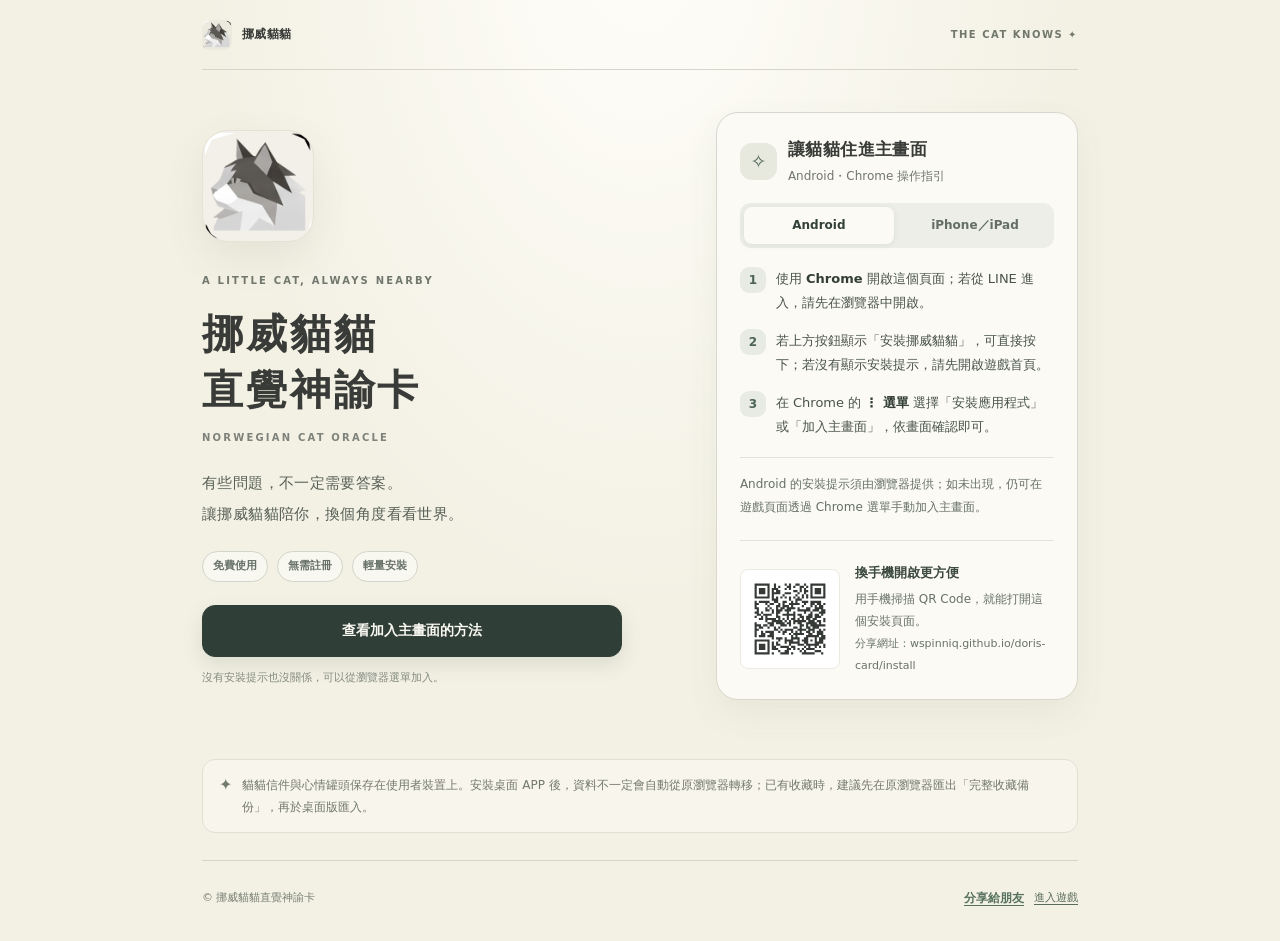
<file: install.html>
<!doctype html>
<html lang="zh-Hant">
<head>
<meta charset="utf-8">
<meta name="viewport" content="width=device-width, initial-scale=1, viewport-fit=cover">
<meta name="theme-color" content="#F3F1E4">
<meta name="description" content="把挪威貓貓放進手機主畫面。免費、不需註冊，一個輕量的陪伴入口。">
<meta property="og:type" content="website">
<meta property="og:locale" content="zh_TW">
<meta property="og:title" content="挪威貓貓直覺神諭卡｜把貓貓帶回桌面">
<meta property="og:description" content="有些問題，不一定需要答案。讓挪威貓貓陪你換個角度看看世界。開啟就能體驗，也能加入手機主畫面。">
<meta property="og:url" content="https://wspinniq.github.io/doris-card/install">
<meta property="og:image" content="https://wspinniq.github.io/doris-card/assets/icons/icon-512.png">
<meta property="og:image:width" content="512">
<meta property="og:image:height" content="512">
<meta name="apple-mobile-web-app-capable" content="yes">
<meta name="apple-mobile-web-app-status-bar-style" content="default">
<meta name="apple-mobile-web-app-title" content="挪威貓貓">
<link rel="manifest" href="./manifest.webmanifest">
<link rel="icon" type="image/png" sizes="192x192" href="./assets/icons/icon-192.png">
<link rel="apple-touch-icon" sizes="180x180" href="./assets/icons/apple-touch-icon.png">
<title>挪威貓貓直覺神諭卡｜安裝到手機主畫面</title>
<script>
  // Capture installability early. Never show a browser prompt without a deliberate tap.
  window.__catInstallPrompt = null;
  window.addEventListener('beforeinstallprompt', event => {
    event.preventDefault();
    window.__catInstallPrompt = event;
    window.dispatchEvent(new Event('cat-install-ready'));
  });
</script>
<style>
:root {color-scheme:light;--ink:#383b37;--paper:#f3f1e4;--white:#fbfaf4;--muted:#71776d;--border:#d7d5c8;--ash:#e8e7de;--accent:#303e38;--link:#53695c}
*{box-sizing:border-box}
html{min-height:100%;-webkit-text-size-adjust:100%;scroll-behavior:smooth}
body{min-height:100dvh;margin:0;color:var(--ink);font-family:system-ui,-apple-system,"Noto Sans TC","PingFang TC","Microsoft JhengHei",sans-serif;background:radial-gradient(ellipse at 50% -9%,#fffefa 0,transparent 48%),var(--paper);line-height:1.72}
button,a{font:inherit;-webkit-tap-highlight-color:transparent}
button{cursor:pointer}
:focus-visible{outline:3px solid #768577;outline-offset:3px}
.page{max-width:920px;margin:0 auto;padding:0 22px}
.top{display:flex;align-items:center;justify-content:space-between;gap:10px;min-height:70px;border-bottom:1px solid var(--border)}
.brand{display:flex;align-items:center;gap:10px;font-size:12px;font-weight:750;letter-spacing:.035em;color:var(--ink);text-decoration:none}
.brand-icon{width:30px;height:30px;object-fit:contain;border-radius:8px;background:#ece9df}
.top-caption{font-size:10px;letter-spacing:.15em;color:var(--muted);font-weight:700;white-space:nowrap}
.content{display:grid;grid-template-columns:minmax(0,1.15fr) minmax(260px,.85fr);align-items:start;gap:24px;padding-top:42px;padding-bottom:25px}
.hero{padding:18px 16px 18px 0;min-width:0}
.eyebrow{font-size:10px;font-weight:750;letter-spacing:.22em;color:var(--muted)}
.app-icon{width:112px;height:112px;display:grid;place-items:center;background:#f2f0e8;border:1px solid #e5e2d6;border-radius:26px;margin:0 0 23px;overflow:hidden;box-shadow:0 15px 40px #4e554017}
.app-icon img{width:100%;height:100%;object-fit:contain}
.app-icon .fallback{font-size:59px;display:none;filter:grayscale(1)}
h1,h2,p{margin-top:0}
h1{font-family:"Noto Serif TC", "Songti TC", "PMingLiU", Georgia,serif;font-size:clamp(29px,3.7vw,41px);font-weight:700;line-height:1.38;letter-spacing:.07em;margin:13px 0 10px}
.en{color:#7e827a;letter-spacing:.22em;font-size:10px;font-weight:700;margin-bottom:22px}
.lead{font-size:15px;line-height:2.05;letter-spacing:.025em;margin:0 0 22px;color:#586057;max-width:380px}
.pills{display:flex;gap:9px;flex-wrap:wrap;margin-bottom:23px}
.pill{font-size:11px;font-weight:650;padding:5px 10px;color:#667067;border:1px solid #d2d5cb;border-radius:99px;background:#f8f7f0}
.ctas{display:grid;gap:10px;max-width:420px}
.btn{display:inline-flex;align-items:center;justify-content:center;gap:9px;text-decoration:none;text-align:center;min-height:52px;padding:13px 17px;border-radius:13px;border:1px solid #b7c1b4;background:transparent;color:var(--ink);font-size:14px;font-weight:750;line-height:1.55;transition:transform .15s,filter .15s,background .15s}
.btn.primary{background:var(--accent);border-color:var(--accent);color:#f9f8f1;box-shadow:0 8px 20px #303e381d}
.btn:hover{filter:brightness(1.07)}.btn:active{transform:scale(.985)}
.btn.secondary{background:#fbfaf5}
.btn:disabled{opacity:.6;cursor:default}
.microcopy{font-size:11px;line-height:1.8;color:#858b81;margin:11px 0 0}
.guide{min-width:0;border:1px solid #d8d8ce;border-radius:22px;background:#fbfaf5;box-shadow:0 14px 34px #57624b12;padding:24px 23px 22px;margin-top:0}
.guide-head{display:flex;align-items:center;gap:11px;margin-bottom:17px}
.guide-symbol{display:grid;place-items:center;width:37px;height:37px;border-radius:12px;background:#e7e9df;color:#516556;font-size:19px;flex:none}
.guide h2{font-size:17px;line-height:1.5;letter-spacing:.025em;margin:0}
.guide .sub{color:var(--muted);font-size:12px;margin:3px 0 0}
.steps{padding:0;margin:0;list-style:none;display:grid;gap:14px}
.step{display:grid;grid-template-columns:26px 1fr;gap:10px;align-items:start;color:#49534a;font-size:13px;line-height:1.85}
.step-num{display:grid;place-items:center;background:#e8ebe3;border-radius:9px;color:#4d6454;min-height:26px;font-size:12px;font-weight:800}
.step strong{color:#323d36;font-weight:750}
.guide-note{font-size:12px;color:#667066;line-height:1.9;border-top:1px solid #e1e2d8;margin:18px 0 0;padding:15px 0 0}
.platform-switch{display:flex;gap:6px;padding:4px;margin:0 0 19px;border-radius:11px;background:#eceee7}
.platform-switch button{flex:1;min-width:0;display:block;border:0;border-radius:8px;background:transparent;color:#646e64;padding:8px 8px;font-size:12px;font-weight:750}
.platform-switch button[aria-pressed="true"]{background:#fbfaf5;color:#334039;box-shadow:0 1px 7px #53604c1a}
.alert{display:none;border:1px solid #cfdbca;background:#f1f5ee;border-radius:13px;padding:12px 13px;font-size:12px;line-height:1.8;color:#516250;margin:16px 0 0}
.alert.is-visible{display:block}
.alert strong{display:block;font-size:12px;margin-bottom:3px}
.alert button{padding:3px 0;margin-top:6px;border:0;background:none;font-weight:750;text-decoration:underline;text-underline-offset:3px;color:#365544}
.disclaimer{display:flex;align-items:flex-start;gap:10px;padding:14px 16px;margin:28px 0 0;border:1px solid #e2dfd3;border-radius:13px;background:#f8f6ec;font-size:12px;line-height:1.85;color:#74796d}
.disclaimer .icon{font-size:16px;line-height:1.4;flex:none}
.divider{height:1px;background:var(--border);margin:27px 0 22px}
.bottom{display:flex;align-items:center;justify-content:space-between;gap:12px;flex-wrap:wrap;padding:0 0 27px;color:#7b8176;font-size:11px}
.bottom a{color:#596b5c;text-underline-offset:3px}
.share-row{display:flex;align-items:center;gap:8px}
.text-button{background:none;border:0;color:#56725f;text-decoration:underline;text-underline-offset:3px;font-size:12px;font-weight:700;padding:5px 2px}
.qr-panel{display:flex;gap:15px;align-items:center;margin-top:21px;border-top:1px solid #e5e3d7;padding-top:20px}
.qr{width:100px;height:100px;flex:none;background:#fff;padding:5px;border-radius:8px;border:1px solid #ecebe3}
.qr svg{display:block;width:100%;height:100%;fill:#343a36}
.qr-text{font-size:12px;color:#687267;line-height:1.85}
.qr-text b{display:block;font-size:13px;color:#3b493e;margin-bottom:3px}
[hidden]{display:none!important}
@media(max-width:720px){.content{grid-template-columns:1fr;gap:24px;padding-top:22px}.hero{padding:10px 0 0;display:flex;flex-direction:column;align-items:center;text-align:center}.app-icon{margin-bottom:13px;width:105px;height:105px;border-radius:24px}.lead{margin-bottom:18px}.pills{justify-content:center}.ctas{width:100%;max-width:430px}.guide{max-width:520px;margin:0 auto;width:100%}.qr-panel{display:none}.disclaimer{margin-top:22px}.top{min-height:60px}.top-caption{font-size:9px}}
@media(max-width:390px){.page{padding:0 15px}.guide{padding:19px 17px}.step{gap:8px}.app-icon{width:95px;height:95px}.content{gap:18px}.pills{gap:6px}.pill{padding:5px 8px}}
@media(prefers-reduced-motion:reduce){*{scroll-behavior:auto!important;transition:none!important}}
</style>
</head>
<body>
<div class="page">
  <header class="top">
    <a class="brand" href="./" aria-label="開啟挪威貓貓直覺神諭卡"><img src="./assets/icons/icon-192.png" class="brand-icon" alt="" onerror="this.hidden=true">挪威貓貓</a>
    <span class="top-caption">THE CAT KNOWS ✦</span>
  </header>
  <main class="content">
    <section class="hero" aria-labelledby="app-title">
      <div class="app-icon"><img src="./assets/icons/icon-512.png" alt="挪威貓貓灰階幾何圖示" onerror="this.hidden=true;this.nextElementSibling.style.display='block'"><span class="fallback" aria-hidden="true">🐈</span></div>
      <span class="eyebrow">A LITTLE CAT, ALWAYS NEARBY</span>
      <h1 id="app-title">挪威貓貓<br>直覺神諭卡</h1>
      <p class="en">NORWEGIAN CAT ORACLE</p>
      <p class="lead">有些問題，不一定需要答案。<br>讓挪威貓貓陪你，換個角度看看世界。</p>
      <div class="pills" aria-label="APP 特色"><span class="pill">免費使用</span><span class="pill">無需註冊</span><span class="pill">輕量安裝</span></div>
      <div class="ctas">
        <button class="btn primary" type="button" id="installBtn">了解如何加入主畫面</button>
        
      </div>
      <p class="microcopy" id="ctaNote">不強制安裝，想來的時候再來就好。</p>
    </section>
    <section class="guide" id="guide" aria-labelledby="guide-title">
      <div class="guide-head"><span class="guide-symbol" aria-hidden="true">✧</span><div><h2 id="guide-title">讓貓貓住進主畫面</h2><p class="sub" id="platformSubtitle">依手機系統，完成幾個簡單步驟</p></div></div>
      <div class="platform-switch" role="group" aria-label="選擇手機系統">
        <button type="button" id="androidTab" aria-pressed="true">Android</button><button type="button" id="iosTab" aria-pressed="false">iPhone／iPad</button>
      </div>
      <ol class="steps" id="androidSteps">
        <li class="step"><span class="step-num">1</span><span>使用 <strong>Chrome</strong> 開啟這個頁面；若從 LINE 進入，請先在瀏覽器中開啟。</span></li>
        <li class="step"><span class="step-num">2</span><span>若上方按鈕顯示「安裝挪威貓貓」，可直接按下；若沒有顯示安裝提示，請先開啟遊戲首頁。</span></li>
        <li class="step"><span class="step-num">3</span><span>在 Chrome 的 <strong>⋮ 選單</strong> 選擇「安裝應用程式」或「加入主畫面」，依畫面確認即可。</span></li>
      </ol>
      <ol class="steps" id="iosSteps" hidden>
        <li class="step"><span class="step-num">1</span><span>使用 <strong>Safari</strong> 開啟，點選上方的「前往遊戲並加入主畫面」進入真正的遊戲頁面。</span></li>
        <li class="step"><span class="step-num">2</span><span>在<strong>遊戲頁面</strong>點 Safari 的<strong>分享</strong>選單，選擇「加入主畫面」。</span></li>
        <li class="step"><span class="step-num">3</span><span>如有「作為網頁 App 開啟」選項，請開啟它，再按「新增」。桌面圖示就能直接進入遊戲。</span></li>
      </ol>
      <div class="alert" id="inAppNotice" role="status">
        <strong>你目前可能在 LINE 等 App 內建瀏覽器</strong>
        為了順利安裝，請用右上角選單改成「以 Safari／Chrome 開啟」。若找不到選項，可以複製遊戲網址到瀏覽器。
        <button id="copyGameBtn" type="button">複製遊戲網址</button>
      </div>
      <p class="guide-note" id="guideNote">Android 的安裝提示須由瀏覽器提供。如果未出現，仍可透過本頁最下方的"進入遊戲"按鈕前往遊戲，並在遊戲選單手動安裝。</p>
      <div class="qr-panel" aria-label="掃描安裝頁面 QR Code"><div class="qr"><svg xmlns="http://www.w3.org/2000/svg" viewBox="0 0 41 41" role="img" aria-label="掃描 QR Code 開啟安裝頁面"><path d="M4,4h1v1h-1zM5,4h1v1h-1zM6,4h1v1h-1zM7,4h1v1h-1zM8,4h1v1h-1zM9,4h1v1h-1zM10,4h1v1h-1zM13,4h1v1h-1zM18,4h1v1h-1zM20,4h1v1h-1zM23,4h1v1h-1zM24,4h1v1h-1zM27,4h1v1h-1zM30,4h1v1h-1zM31,4h1v1h-1zM32,4h1v1h-1zM33,4h1v1h-1zM34,4h1v1h-1zM35,4h1v1h-1zM36,4h1v1h-1zM4,5h1v1h-1zM10,5h1v1h-1zM13,5h1v1h-1zM15,5h1v1h-1zM19,5h1v1h-1zM20,5h1v1h-1zM22,5h1v1h-1zM25,5h1v1h-1zM26,5h1v1h-1zM28,5h1v1h-1zM30,5h1v1h-1zM36,5h1v1h-1zM4,6h1v1h-1zM6,6h1v1h-1zM7,6h1v1h-1zM8,6h1v1h-1zM10,6h1v1h-1zM12,6h1v1h-1zM13,6h1v1h-1zM14,6h1v1h-1zM18,6h1v1h-1zM20,6h1v1h-1zM25,6h1v1h-1zM27,6h1v1h-1zM30,6h1v1h-1zM32,6h1v1h-1zM33,6h1v1h-1zM34,6h1v1h-1zM36,6h1v1h-1zM4,7h1v1h-1zM6,7h1v1h-1zM7,7h1v1h-1zM8,7h1v1h-1zM10,7h1v1h-1zM12,7h1v1h-1zM14,7h1v1h-1zM15,7h1v1h-1zM22,7h1v1h-1zM23,7h1v1h-1zM25,7h1v1h-1zM27,7h1v1h-1zM28,7h1v1h-1zM30,7h1v1h-1zM32,7h1v1h-1zM33,7h1v1h-1zM34,7h1v1h-1zM36,7h1v1h-1zM4,8h1v1h-1zM6,8h1v1h-1zM7,8h1v1h-1zM8,8h1v1h-1zM10,8h1v1h-1zM12,8h1v1h-1zM13,8h1v1h-1zM14,8h1v1h-1zM15,8h1v1h-1zM18,8h1v1h-1zM19,8h1v1h-1zM20,8h1v1h-1zM24,8h1v1h-1zM27,8h1v1h-1zM30,8h1v1h-1zM32,8h1v1h-1zM33,8h1v1h-1zM34,8h1v1h-1zM36,8h1v1h-1zM4,9h1v1h-1zM10,9h1v1h-1zM12,9h1v1h-1zM17,9h1v1h-1zM23,9h1v1h-1zM26,9h1v1h-1zM28,9h1v1h-1zM30,9h1v1h-1zM36,9h1v1h-1zM4,10h1v1h-1zM5,10h1v1h-1zM6,10h1v1h-1zM7,10h1v1h-1zM8,10h1v1h-1zM9,10h1v1h-1zM10,10h1v1h-1zM12,10h1v1h-1zM14,10h1v1h-1zM16,10h1v1h-1zM18,10h1v1h-1zM20,10h1v1h-1zM22,10h1v1h-1zM24,10h1v1h-1zM26,10h1v1h-1zM28,10h1v1h-1zM30,10h1v1h-1zM31,10h1v1h-1zM32,10h1v1h-1zM33,10h1v1h-1zM34,10h1v1h-1zM35,10h1v1h-1zM36,10h1v1h-1zM12,11h1v1h-1zM13,11h1v1h-1zM14,11h1v1h-1zM20,11h1v1h-1zM23,11h1v1h-1zM24,11h1v1h-1zM25,11h1v1h-1zM4,12h1v1h-1zM6,12h1v1h-1zM7,12h1v1h-1zM8,12h1v1h-1zM9,12h1v1h-1zM10,12h1v1h-1zM13,12h1v1h-1zM14,12h1v1h-1zM17,12h1v1h-1zM18,12h1v1h-1zM21,12h1v1h-1zM23,12h1v1h-1zM26,12h1v1h-1zM27,12h1v1h-1zM28,12h1v1h-1zM30,12h1v1h-1zM31,12h1v1h-1zM32,12h1v1h-1zM33,12h1v1h-1zM34,12h1v1h-1zM4,13h1v1h-1zM5,13h1v1h-1zM9,13h1v1h-1zM11,13h1v1h-1zM12,13h1v1h-1zM15,13h1v1h-1zM17,13h1v1h-1zM20,13h1v1h-1zM21,13h1v1h-1zM22,13h1v1h-1zM23,13h1v1h-1zM24,13h1v1h-1zM27,13h1v1h-1zM30,13h1v1h-1zM31,13h1v1h-1zM33,13h1v1h-1zM34,13h1v1h-1zM36,13h1v1h-1zM4,14h1v1h-1zM10,14h1v1h-1zM14,14h1v1h-1zM15,14h1v1h-1zM17,14h1v1h-1zM18,14h1v1h-1zM19,14h1v1h-1zM21,14h1v1h-1zM26,14h1v1h-1zM30,14h1v1h-1zM32,14h1v1h-1zM34,14h1v1h-1zM35,14h1v1h-1zM4,15h1v1h-1zM5,15h1v1h-1zM9,15h1v1h-1zM11,15h1v1h-1zM14,15h1v1h-1zM16,15h1v1h-1zM17,15h1v1h-1zM19,15h1v1h-1zM20,15h1v1h-1zM21,15h1v1h-1zM22,15h1v1h-1zM24,15h1v1h-1zM28,15h1v1h-1zM29,15h1v1h-1zM32,15h1v1h-1zM33,15h1v1h-1zM34,15h1v1h-1zM35,15h1v1h-1zM5,16h1v1h-1zM9,16h1v1h-1zM10,16h1v1h-1zM12,16h1v1h-1zM14,16h1v1h-1zM15,16h1v1h-1zM16,16h1v1h-1zM18,16h1v1h-1zM19,16h1v1h-1zM20,16h1v1h-1zM24,16h1v1h-1zM25,16h1v1h-1zM26,16h1v1h-1zM27,16h1v1h-1zM28,16h1v1h-1zM29,16h1v1h-1zM31,16h1v1h-1zM32,16h1v1h-1zM33,16h1v1h-1zM35,16h1v1h-1zM36,16h1v1h-1zM4,17h1v1h-1zM5,17h1v1h-1zM7,17h1v1h-1zM12,17h1v1h-1zM14,17h1v1h-1zM15,17h1v1h-1zM19,17h1v1h-1zM22,17h1v1h-1zM27,17h1v1h-1zM30,17h1v1h-1zM34,17h1v1h-1zM35,17h1v1h-1zM36,17h1v1h-1zM5,18h1v1h-1zM6,18h1v1h-1zM8,18h1v1h-1zM9,18h1v1h-1zM10,18h1v1h-1zM11,18h1v1h-1zM14,18h1v1h-1zM17,18h1v1h-1zM18,18h1v1h-1zM19,18h1v1h-1zM20,18h1v1h-1zM21,18h1v1h-1zM22,18h1v1h-1zM24,18h1v1h-1zM25,18h1v1h-1zM29,18h1v1h-1zM30,18h1v1h-1zM32,18h1v1h-1zM33,18h1v1h-1zM35,18h1v1h-1zM4,19h1v1h-1zM7,19h1v1h-1zM9,19h1v1h-1zM14,19h1v1h-1zM15,19h1v1h-1zM19,19h1v1h-1zM22,19h1v1h-1zM25,19h1v1h-1zM26,19h1v1h-1zM28,19h1v1h-1zM29,19h1v1h-1zM30,19h1v1h-1zM32,19h1v1h-1zM33,19h1v1h-1zM34,19h1v1h-1zM6,20h1v1h-1zM7,20h1v1h-1zM9,20h1v1h-1zM10,20h1v1h-1zM11,20h1v1h-1zM12,20h1v1h-1zM13,20h1v1h-1zM15,20h1v1h-1zM17,20h1v1h-1zM19,20h1v1h-1zM21,20h1v1h-1zM22,20h1v1h-1zM24,20h1v1h-1zM26,20h1v1h-1zM28,20h1v1h-1zM29,20h1v1h-1zM31,20h1v1h-1zM32,20h1v1h-1zM36,20h1v1h-1zM9,21h1v1h-1zM12,21h1v1h-1zM13,21h1v1h-1zM14,21h1v1h-1zM15,21h1v1h-1zM16,21h1v1h-1zM18,21h1v1h-1zM20,21h1v1h-1zM22,21h1v1h-1zM23,21h1v1h-1zM24,21h1v1h-1zM25,21h1v1h-1zM26,21h1v1h-1zM27,21h1v1h-1zM29,21h1v1h-1zM30,21h1v1h-1zM31,21h1v1h-1zM33,21h1v1h-1zM34,21h1v1h-1zM36,21h1v1h-1zM4,22h1v1h-1zM10,22h1v1h-1zM11,22h1v1h-1zM12,22h1v1h-1zM14,22h1v1h-1zM15,22h1v1h-1zM16,22h1v1h-1zM17,22h1v1h-1zM19,22h1v1h-1zM20,22h1v1h-1zM22,22h1v1h-1zM24,22h1v1h-1zM25,22h1v1h-1zM28,22h1v1h-1zM29,22h1v1h-1zM30,22h1v1h-1zM31,22h1v1h-1zM32,22h1v1h-1zM34,22h1v1h-1zM4,23h1v1h-1zM5,23h1v1h-1zM6,23h1v1h-1zM8,23h1v1h-1zM9,23h1v1h-1zM11,23h1v1h-1zM12,23h1v1h-1zM16,23h1v1h-1zM17,23h1v1h-1zM18,23h1v1h-1zM20,23h1v1h-1zM25,23h1v1h-1zM26,23h1v1h-1zM28,23h1v1h-1zM30,23h1v1h-1zM31,23h1v1h-1zM32,23h1v1h-1zM33,23h1v1h-1zM34,23h1v1h-1zM35,23h1v1h-1zM36,23h1v1h-1zM4,24h1v1h-1zM6,24h1v1h-1zM7,24h1v1h-1zM10,24h1v1h-1zM13,24h1v1h-1zM15,24h1v1h-1zM22,24h1v1h-1zM23,24h1v1h-1zM25,24h1v1h-1zM28,24h1v1h-1zM29,24h1v1h-1zM31,24h1v1h-1zM32,24h1v1h-1zM33,24h1v1h-1zM4,25h1v1h-1zM5,25h1v1h-1zM13,25h1v1h-1zM14,25h1v1h-1zM16,25h1v1h-1zM18,25h1v1h-1zM19,25h1v1h-1zM20,25h1v1h-1zM21,25h1v1h-1zM24,25h1v1h-1zM25,25h1v1h-1zM26,25h1v1h-1zM27,25h1v1h-1zM29,25h1v1h-1zM30,25h1v1h-1zM31,25h1v1h-1zM34,25h1v1h-1zM36,25h1v1h-1zM4,26h1v1h-1zM7,26h1v1h-1zM9,26h1v1h-1zM10,26h1v1h-1zM11,26h1v1h-1zM12,26h1v1h-1zM15,26h1v1h-1zM17,26h1v1h-1zM18,26h1v1h-1zM21,26h1v1h-1zM23,26h1v1h-1zM25,26h1v1h-1zM28,26h1v1h-1zM29,26h1v1h-1zM31,26h1v1h-1zM33,26h1v1h-1zM34,26h1v1h-1zM35,26h1v1h-1zM4,27h1v1h-1zM7,27h1v1h-1zM8,27h1v1h-1zM11,27h1v1h-1zM12,27h1v1h-1zM17,27h1v1h-1zM20,27h1v1h-1zM22,27h1v1h-1zM23,27h1v1h-1zM24,27h1v1h-1zM25,27h1v1h-1zM26,27h1v1h-1zM29,27h1v1h-1zM30,27h1v1h-1zM33,27h1v1h-1zM34,27h1v1h-1zM35,27h1v1h-1zM4,28h1v1h-1zM6,28h1v1h-1zM7,28h1v1h-1zM8,28h1v1h-1zM10,28h1v1h-1zM11,28h1v1h-1zM12,28h1v1h-1zM21,28h1v1h-1zM23,28h1v1h-1zM28,28h1v1h-1zM29,28h1v1h-1zM30,28h1v1h-1zM31,28h1v1h-1zM32,28h1v1h-1zM33,28h1v1h-1zM35,28h1v1h-1zM36,28h1v1h-1zM12,29h1v1h-1zM14,29h1v1h-1zM15,29h1v1h-1zM16,29h1v1h-1zM18,29h1v1h-1zM21,29h1v1h-1zM22,29h1v1h-1zM23,29h1v1h-1zM24,29h1v1h-1zM27,29h1v1h-1zM28,29h1v1h-1zM32,29h1v1h-1zM34,29h1v1h-1zM35,29h1v1h-1zM36,29h1v1h-1zM4,30h1v1h-1zM5,30h1v1h-1zM6,30h1v1h-1zM7,30h1v1h-1zM8,30h1v1h-1zM9,30h1v1h-1zM10,30h1v1h-1zM15,30h1v1h-1zM18,30h1v1h-1zM19,30h1v1h-1zM20,30h1v1h-1zM21,30h1v1h-1zM24,30h1v1h-1zM26,30h1v1h-1zM27,30h1v1h-1zM28,30h1v1h-1zM30,30h1v1h-1zM32,30h1v1h-1zM34,30h1v1h-1zM35,30h1v1h-1zM4,31h1v1h-1zM10,31h1v1h-1zM12,31h1v1h-1zM14,31h1v1h-1zM18,31h1v1h-1zM20,31h1v1h-1zM21,31h1v1h-1zM22,31h1v1h-1zM23,31h1v1h-1zM24,31h1v1h-1zM27,31h1v1h-1zM28,31h1v1h-1zM32,31h1v1h-1zM33,31h1v1h-1zM34,31h1v1h-1zM35,31h1v1h-1zM4,32h1v1h-1zM6,32h1v1h-1zM7,32h1v1h-1zM8,32h1v1h-1zM10,32h1v1h-1zM12,32h1v1h-1zM14,32h1v1h-1zM15,32h1v1h-1zM20,32h1v1h-1zM24,32h1v1h-1zM25,32h1v1h-1zM26,32h1v1h-1zM28,32h1v1h-1zM29,32h1v1h-1zM30,32h1v1h-1zM31,32h1v1h-1zM32,32h1v1h-1zM33,32h1v1h-1zM36,32h1v1h-1zM4,33h1v1h-1zM6,33h1v1h-1zM7,33h1v1h-1zM8,33h1v1h-1zM10,33h1v1h-1zM12,33h1v1h-1zM13,33h1v1h-1zM16,33h1v1h-1zM17,33h1v1h-1zM18,33h1v1h-1zM19,33h1v1h-1zM21,33h1v1h-1zM22,33h1v1h-1zM27,33h1v1h-1zM29,33h1v1h-1zM32,33h1v1h-1zM34,33h1v1h-1zM36,33h1v1h-1zM4,34h1v1h-1zM6,34h1v1h-1zM7,34h1v1h-1zM8,34h1v1h-1zM10,34h1v1h-1zM12,34h1v1h-1zM13,34h1v1h-1zM14,34h1v1h-1zM19,34h1v1h-1zM20,34h1v1h-1zM22,34h1v1h-1zM24,34h1v1h-1zM26,34h1v1h-1zM28,34h1v1h-1zM29,34h1v1h-1zM30,34h1v1h-1zM31,34h1v1h-1zM4,35h1v1h-1zM10,35h1v1h-1zM15,35h1v1h-1zM18,35h1v1h-1zM19,35h1v1h-1zM25,35h1v1h-1zM27,35h1v1h-1zM32,35h1v1h-1zM33,35h1v1h-1zM34,35h1v1h-1zM4,36h1v1h-1zM5,36h1v1h-1zM6,36h1v1h-1zM7,36h1v1h-1zM8,36h1v1h-1zM9,36h1v1h-1zM10,36h1v1h-1zM12,36h1v1h-1zM16,36h1v1h-1zM17,36h1v1h-1zM18,36h1v1h-1zM19,36h1v1h-1zM21,36h1v1h-1zM26,36h1v1h-1zM27,36h1v1h-1zM28,36h1v1h-1zM29,36h1v1h-1zM30,36h1v1h-1zM31,36h1v1h-1zM35,36h1v1h-1z" fill="#353a37"/></svg></div><div class="qr-text"><b>換手機開啟更方便</b>用手機掃描 QR Code，就能打開這個安裝頁面。<br><span style="font-size:11px">分享網址：wspinniq.github.io/doris-card/install</span></div></div>
    </section>
  </main>
  <aside class="disclaimer"><span class="icon" aria-hidden="true">✦</span><span>貓貓信件與心情罐頭保存在使用者裝置上。安裝桌面 APP 後，資料不一定會自動從原瀏覽器轉移；已有收藏時，建議先在原瀏覽器匯出「完整收藏備份」，再於桌面版匯入。</span></aside>
  <div class="divider" aria-hidden="true"></div>
  <footer class="bottom"><span>© 挪威貓貓直覺神諭卡 </span><div class="share-row"><button type="button" id="shareBtn" class="text-button">分享給朋友</button><a href="./">進入遊戲</a></div></footer>
</div>
<script>
(()=>{
  'use strict';
  const $ = id => document.getElementById(id);
  const appUrl = new URL('./',document.baseURI).href;
  const installUrl = new URL('./install',document.baseURI).href;
  const ua = navigator.userAgent || '';
  const isiOS = /iPad|iPhone|iPod/.test(ua) || (navigator.platform === 'MacIntel' && navigator.maxTouchPoints > 1);
  const isAndroid = /Android/i.test(ua);
  const inApp = /Line\/|LineApp|LIFF|FBAN|FBAV|Instagram|MicroMessenger|Messenger\//i.test(ua);
  let selected = isiOS ? 'ios' : 'android';
  let installed = matchMedia('(display-mode: standalone)').matches || navigator.standalone === true;

  function render(){
    $('androidTab').setAttribute('aria-pressed',String(selected==='android'));
    $('iosTab').setAttribute('aria-pressed',String(selected==='ios'));
    $('androidSteps').hidden = selected!=='android';
    $('iosSteps').hidden = selected!=='ios';
    $('platformSubtitle').textContent= selected==='ios'?'iPhone／iPad・Safari 操作指引':'Android・Chrome 操作指引';
    $('guideNote').textContent= selected==='ios'
      ? 'iPhone 無法由網頁直接按鈕啟動安裝。請在遊戲頁面使用 Safari 的「加入主畫面」，確保桌面圖示通往遊戲。'
      : 'Android 的安裝提示須由瀏覽器提供；如未出現，仍可在遊戲頁面透過 Chrome 選單手動加入主畫面。';
    if(installed){
      $('installBtn').textContent='已加入主畫面 · 進入遊戲';
      $('ctaNote').textContent='貓貓已經在主畫面，不需要重複安裝。';
    }else if(selected==='ios'){
      $('installBtn').textContent='前往遊戲並加入主畫面';
      $('ctaNote').textContent='請在 Safari 的遊戲頁面操作「加入主畫面」。';
    }else if(window.__catInstallPrompt){
      $('installBtn').textContent='安裝挪威貓貓';
      $('ctaNote').textContent='透過系統安裝提示，將挪威貓貓加入桌面。';
    }else{
      $('installBtn').textContent='查看加入主畫面的方法';
      $('ctaNote').textContent='沒有安裝提示也沒關係，可以從瀏覽器選單加入。';
    }
    $('inAppNotice').classList.toggle('is-visible',inApp);
  }
  async function onInstall(){
    if(installed || selected==='ios'){
      location.href=appUrl;
      return;
    }
    if(window.__catInstallPrompt){
      const event=window.__catInstallPrompt;
      window.__catInstallPrompt=null;
      try{
        event.prompt();
        const choice = await event.userChoice;
        if(choice?.outcome!=='accepted') $('ctaNote').textContent='這次先不安裝也沒關係，隨時都可以回來。';
      }catch(_){
        $('ctaNote').textContent='瀏覽器暫時沒有提供安裝提示，請從 Chrome 選單選擇安裝。';
      }
      render();
    }else{
      $('guide').scrollIntoView({behavior:'smooth',block:'start'});
      $('guide').focus?.({preventScroll:true});
    }
  }
  async function copy(text,button){
    try{
      if(navigator.clipboard?.writeText) await navigator.clipboard.writeText(text);
      else{
        const t=document.createElement('textarea');t.value=text;t.style.position='fixed';t.style.opacity='0';document.body.append(t);t.select();if(!document.execCommand('copy')) throw Error('copy failed');t.remove();
      }
      const old=button.textContent;button.textContent='✓ 已複製';setTimeout(()=>button.textContent=old,1700);
    }catch(_){
      window.prompt('請複製以下網址：',text);
    }
  }
  $('installBtn').addEventListener('click',onInstall);
  $('androidTab').addEventListener('click',()=>{selected='android';render();});
  $('iosTab').addEventListener('click',()=>{selected='ios';render();});
  $('copyGameBtn').addEventListener('click',()=>copy(appUrl,$('copyGameBtn')));
  $('shareBtn').addEventListener('click',async()=>{
    if(navigator.share){
      try{await navigator.share({title:'挪威貓貓直覺神諭卡',text:'有些問題，不一定需要答案。把挪威貓貓帶回桌面。',url:installUrl});return}catch(e){if(e?.name==='AbortError')return;}
    }
    await copy(installUrl,$('shareBtn'));
  });
  window.addEventListener('cat-install-ready',render);
  window.addEventListener('appinstalled',()=>{installed=true;window.__catInstallPrompt=null;render();});
  matchMedia('(display-mode: standalone)').addEventListener?.('change',()=>{installed=matchMedia('(display-mode: standalone)').matches;render();});
  render();
  window.CatInstallPage={getState:()=>({selected,installed,hasPrompt:!!window.__catInstallPrompt,appUrl,installUrl})};
})();
</script>
</body>
</html>
</file>
